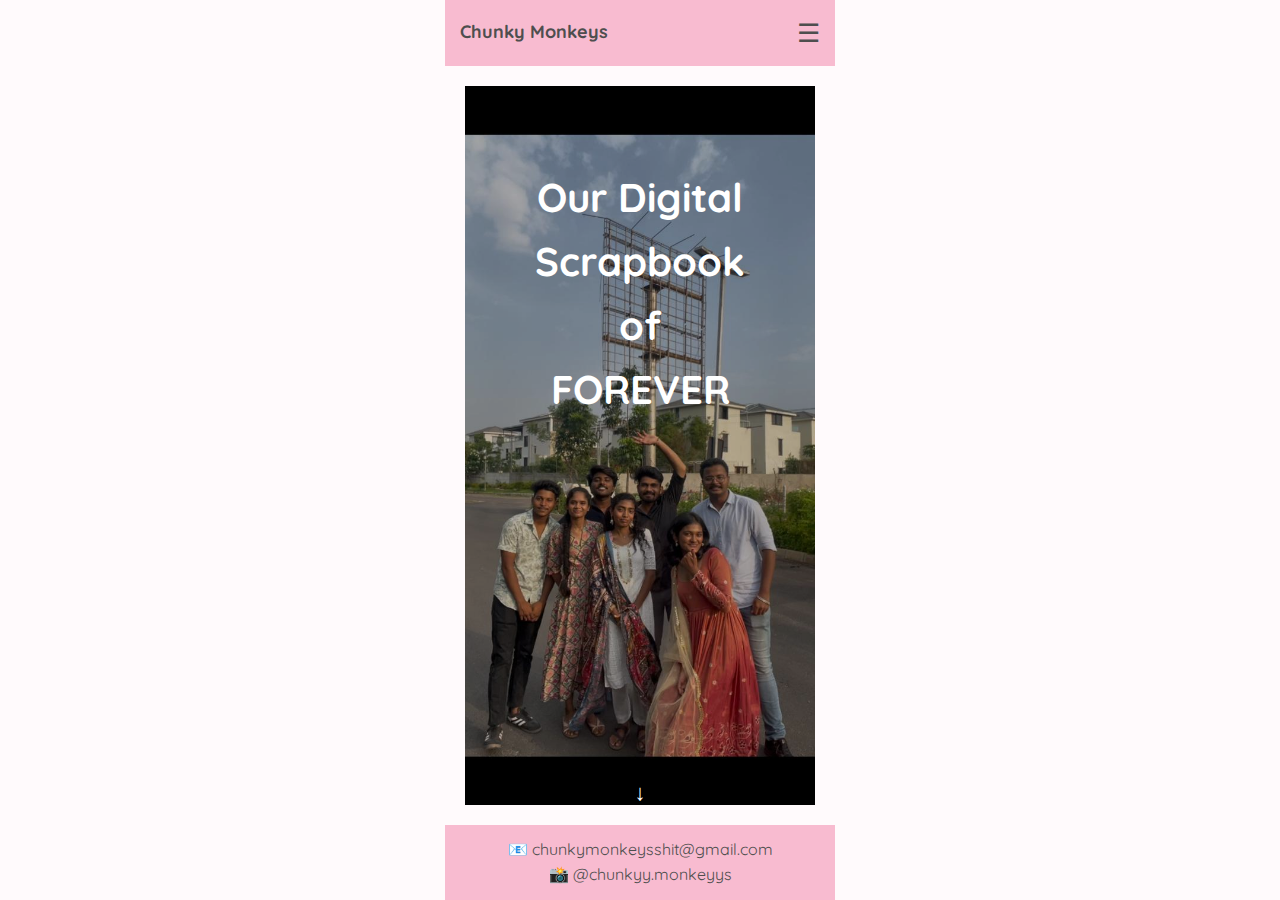
<file: index.html>
<!DOCTYPE html>
<html lang="en">
<head>
<meta charset="UTF-8">
<meta name="viewport" content="width=device-width, initial-scale=1.0">
<title>Chunky Monkeys- Home</title>
<link rel="stylesheet" href="style.css">
</head>
<body>
<header>
    <div class="logo">Chunky Monkeys</div>
    <div class="menu-toggle" id="menu-toggle">☰</div>
    <nav id="nav-links">
        <a href="index.html">Home</a>
        <a href="about.html">About</a>
        <a href="members.html">Meet Us</a>
        <a href="gallery.html">Gallery</a>
    </nav>
</header>

<!-- Hero Section -->
<section class="hero">
    <img src="images/group.jpg" alt="Chunky Monkeys Group" class="hero-img">
    <div class="hero-text">
        <h1>Our Digital Scrapbook of FOREVER</h1>
    </div>
    <div class="scroll-down">↓</div>
</section>


<footer>
   <p>📧 chunkymonkeysshit@gmail.com</p>
    <p>📸 @chunkyy.monkeyys</p>
</footer>

<script src="script.js"></script>
</body>
</html>
</file>
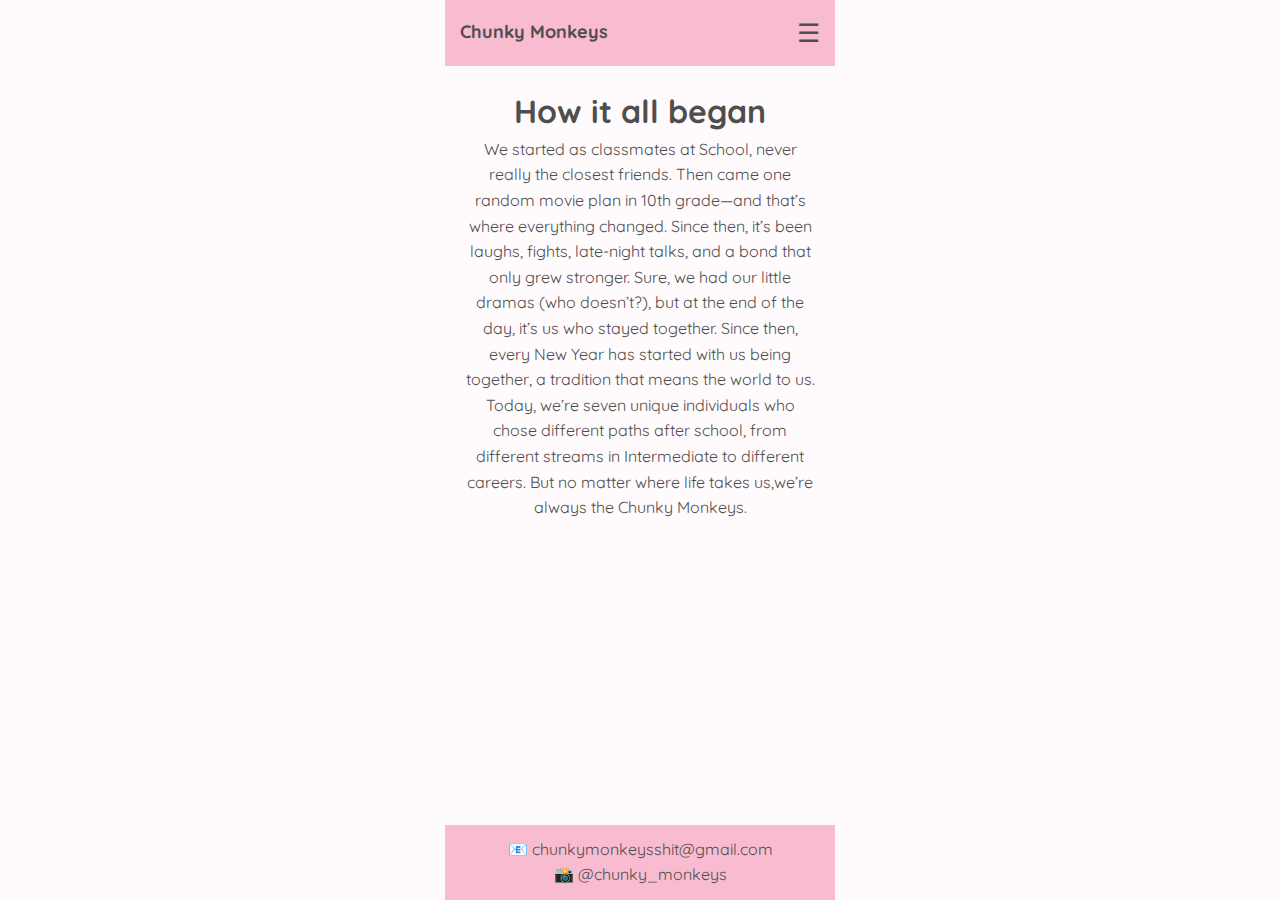
<file: about.html>
<!DOCTYPE html>
<html lang="en">
<head>
<meta charset="UTF-8">
<meta name="viewport" content="width=device-width, initial-scale=1.0">
<title>About Us - Chunky Monkeys</title>
<link rel="stylesheet" href="style.css">
</head>
<body>
<header>
    <div class="logo">Chunky Monkeys</div>
    <div class="menu-toggle" id="menu-toggle">☰</div>
    <nav id="nav-links">
        <a href="index.html">Home</a>
        <a href="about.html">About</a>
        <a href="members.html">Meet Us</a>
        <a href="gallery.html">Gallery</a>

    </nav>
</header>

<section class="fade-in">
    <h1>How it all began</h1>
    <p>We started as classmates at School, never really the closest friends. Then came one random movie plan in 10th grade—and that’s where everything changed.

Since then, it’s been laughs, fights, late-night talks, and a bond that only grew stronger. Sure, we had our little dramas (who doesn’t?), but at the end of the day, it’s us who stayed together. Since then, every New Year has started with us being together, a tradition that means the world to us.
Today, we’re seven unique individuals who chose different paths after school, from different streams in Intermediate to different careers. But no matter where life takes us,we’re always the Chunky Monkeys.</p>
</section>

<footer>
   <p>📧 chunkymonkeysshit@gmail.com</p>
    <p>📸 @chunky_monkeys</p>
</footer>
<script src="script.js"></script>
</body>
</html>
</file>
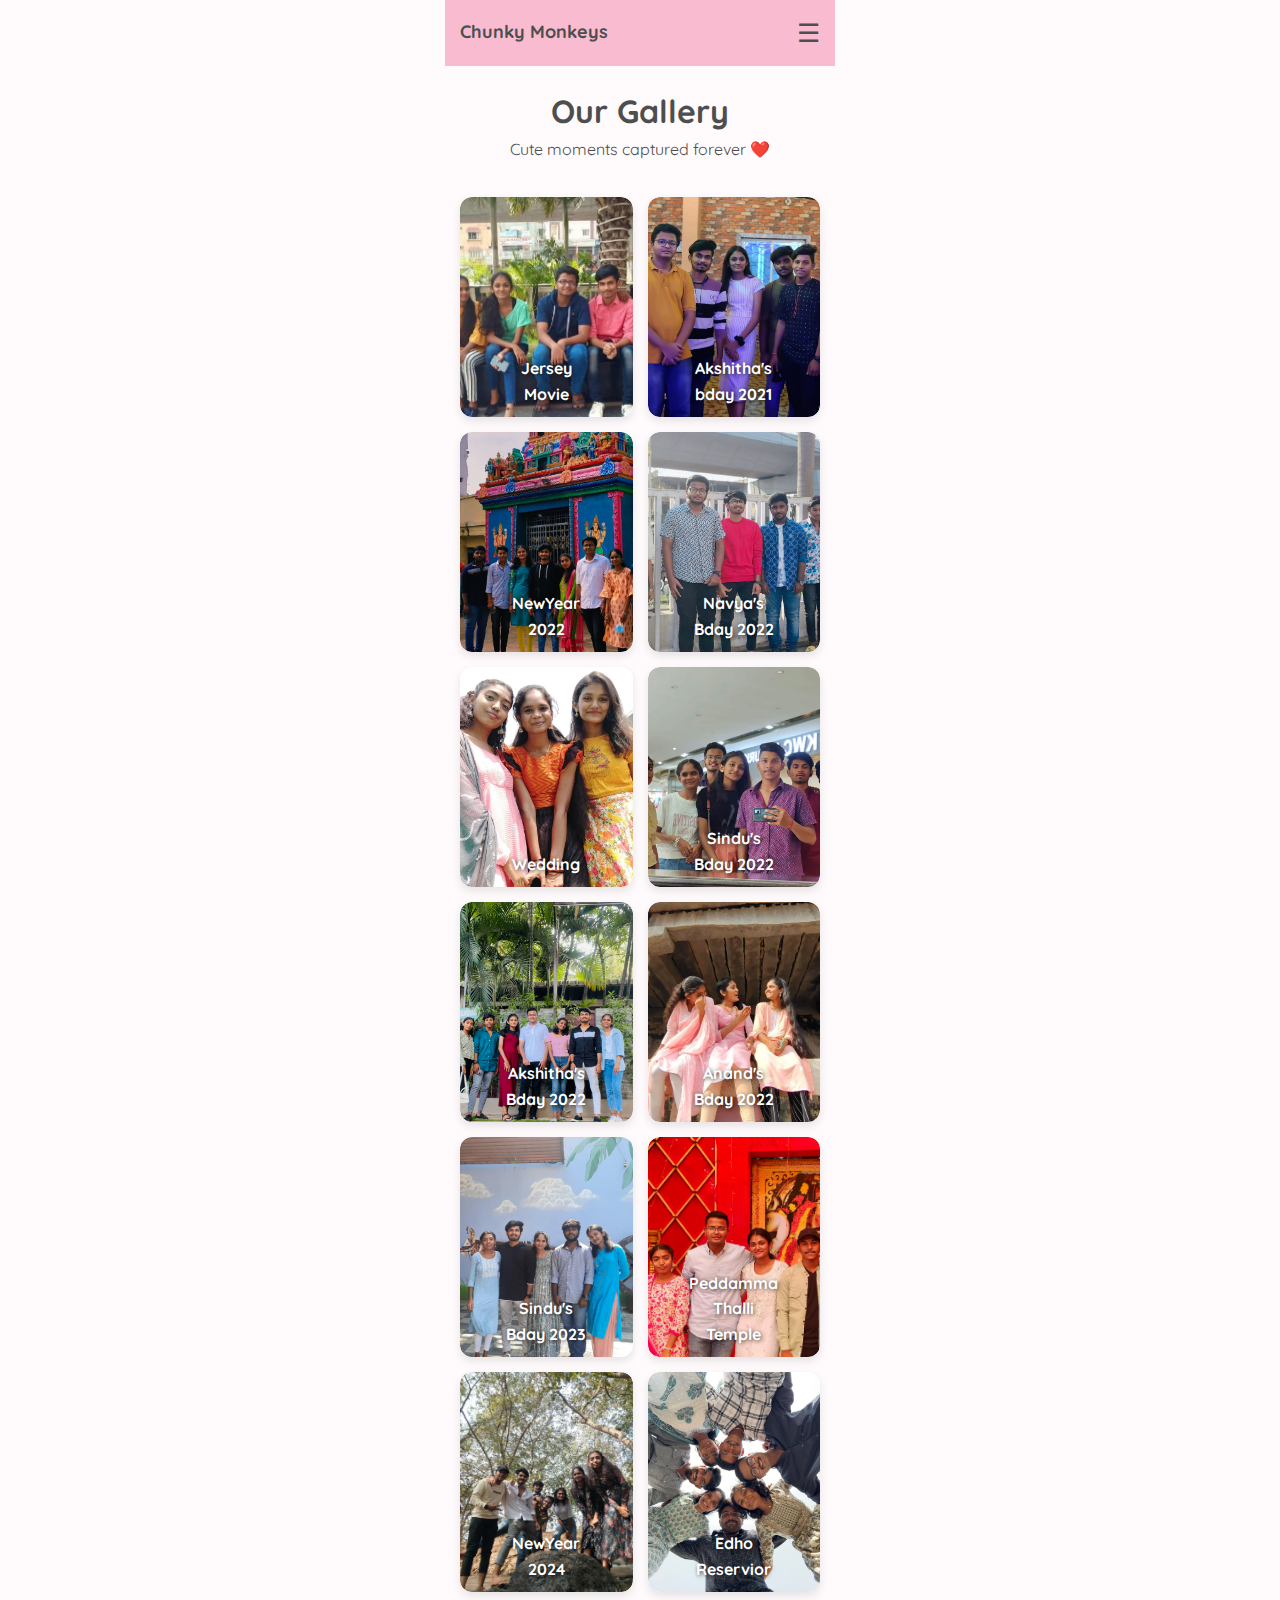
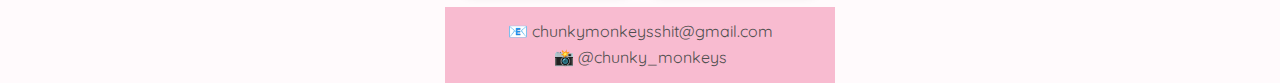
<file: gallery.html>
<!DOCTYPE html>
<html lang="en">
<head>
  <meta charset="UTF-8">
  <meta name="viewport" content="width=device-width, initial-scale=1.0">
  <title>Gallery - Chunky Monkeys</title>
  <link rel="stylesheet" href="style.css">
</head>
<body>
  <header>
    <div class="logo">Chunky Monkeys</div>
    <div class="menu-toggle" id="menu-toggle">☰</div>
    <nav id="nav-links">
      <a href="index.html">Home</a>
      <a href="about.html">About</a>
      <a href="members.html">Meet Us</a>
      <a href="gallery.html">Gallery</a>
    </nav>
  </header>

  <section class="page-title">
    <h1>Our Gallery</h1>
    <p>Cute moments captured forever ❤️</p>
  </section>

  <!-- Gallery Grid -->
  <section class="gallery-grid">
    <div class="gallery-card" onclick="toggleInfo(this)">
      <div class="image-container">
        <img src="images/10movie.jpg" alt="First movie">
        <div class="overlay">
          <h3>Jersey Movie</h3>
        </div>
      </div>
      <div class="extra-info">
        <p>Our first movie together at Mantra Mall. Jersey it was. Rajeev watched Endgame that's another story but ya. Also Uday Didnt come.</p>
      </div>
    </div>

    <div class="gallery-card" onclick="toggleInfo(this)">
      <div class="image-container">
        <img src="images/akshbday1.jpg" alt="Birthday Bash">
        <div class="overlay">
          <h3>Akshitha's bday 2021</h3>
        </div>
      </div>
      <div class="extra-info">
        <p>Gowthami came if you all remember. also group picture wasnt there so had to upload this</p>
      </div>
    </div>

    <div class="gallery-card" onclick="toggleInfo(this)">
      <div class="image-container">
        <img src="images/newyear1.jpg" alt="New year 2022">
        <div class="overlay">
          <h3>NewYear 2022</h3>
        </div>
      </div>
      <div class="extra-info">
        <p>Chilkur it was. Remember the rush?? we walked so much after darshanam.</p>
      </div>
    </div>

    <div class="gallery-card" onclick="toggleInfo(this)">
      <div class="image-container">
        <img src="images/navyabday1.jpg" alt="Navya's Bday">
        <div class="overlay">
          <h3>Navya's Bday 2022</h3>
        </div>
      </div>
      <div class="extra-info">
        <p>It was a movie plan. we also ate biryani. and the obv sunder came and took off akshitha.</p>
      </div>
    </div>

    <div class="gallery-card" onclick="toggleInfo(this)">
      <div class="image-container">
        <img src="images/januakkapelli.jpg" alt="Pelli">
        <div class="overlay">
          <h3>Wedding</h3>
        </div>
      </div>
      <div class="extra-info">
        <p>Janu's Akka pelli it was. Only we got invited so ya only girls were there hahahahaha</p>
      </div>
    </div>
     <div class="gallery-card" onclick="toggleInfo(this)">
      <div class="image-container">
        <img src="images/sindubday1.jpg" alt="Bday">
        <div class="overlay">
          <h3>Sindu's Bday 2022</h3>
        </div>
      </div>
      <div class="extra-info">
        <p>That train restaurant and then Sarath City Mall. Later after coming out we realized other train restaurant was literally in front of sarath city but we travelled to kphb.</p>
      </div>
    </div>
    <div class="gallery-card" onclick="toggleInfo(this)">
      <div class="image-container">
        <img src="images/akshbday2.jpg" alt="Bday">
        <div class="overlay">
          <h3>Akshitha's Bday 2022</h3>
        </div>
      </div>
      <div class="extra-info">
        <p>krishnapatnam it was. Raju didnt come. Sanju came late. Also my first cig was that day lol</p>
      </div>
    </div>
    <div class="gallery-card" onclick="toggleInfo(this)">
      <div class="image-container">
        <img src="images/nandubday1.jpg" alt="Bday">
        <div class="overlay">
          <h3>Anand's Bday 2022</h3>
        </div>
      </div>
      <div class="extra-info">
        <p>Ammapalli it was. Sanju didnt come. Also group photo was so bad so had to post this picture</p>
      </div>
    </div>

    <div class="gallery-card" onclick="toggleInfo(this)">
      <div class="image-container">
        <img src="images/sindubday2.jpg" alt="Bday">
        <div class="overlay">
          <h3>Sindu's Bday 2023</h3>
        </div>
      </div>
      <div class="extra-info">
        <p>Sanju and Uday rale. we went to Antera. Cute day Cute food.</p>
      </div>
    </div>

    <div class="gallery-card" onclick="toggleInfo(this)">
      <div class="image-container">
        <img src="images/peddammatemple.jpg" alt="Temple">
        <div class="overlay">
          <h3>Peddamma Thalli Temple</h3>
        </div>
      </div>
      <div class="extra-info">
        <p>Anand Ditched us, he didnt come. Also remember how sindu ran when someone from Giaguda was there in the temple?? lol.</p>
      </div>
    </div>

    <div class="gallery-card" onclick="toggleInfo(this)">
      <div class="image-container">
        <img src="images/newyear2.jpg" alt="Newyear">
        <div class="overlay">
          <h3>NewYear 2024</h3>
        </div>
      </div>
      <div class="extra-info">
        <p>Ananthagiri it was. Such a beautiful day</p>
      </div>
    </div>

    <div class="gallery-card" onclick="toggleInfo(this)">
      <div class="image-container">
        <img src="images/reserve.jpg" alt="reserve">
        <div class="overlay">
          <h3>Edho Reservior</h3>
        </div>
      </div>
      <div class="extra-info">
        <p>Thindi ekuva ayyi kalsinam uthigane</p>
      </div>
    </div>

  </section>

  <footer>
    <p>📧 chunkymonkeysshit@gmail.com</p>
    <p>📸 @chunky_monkeys</p>
  </footer>

  <script src="script.js"></script>
</body>
</html>
</file>
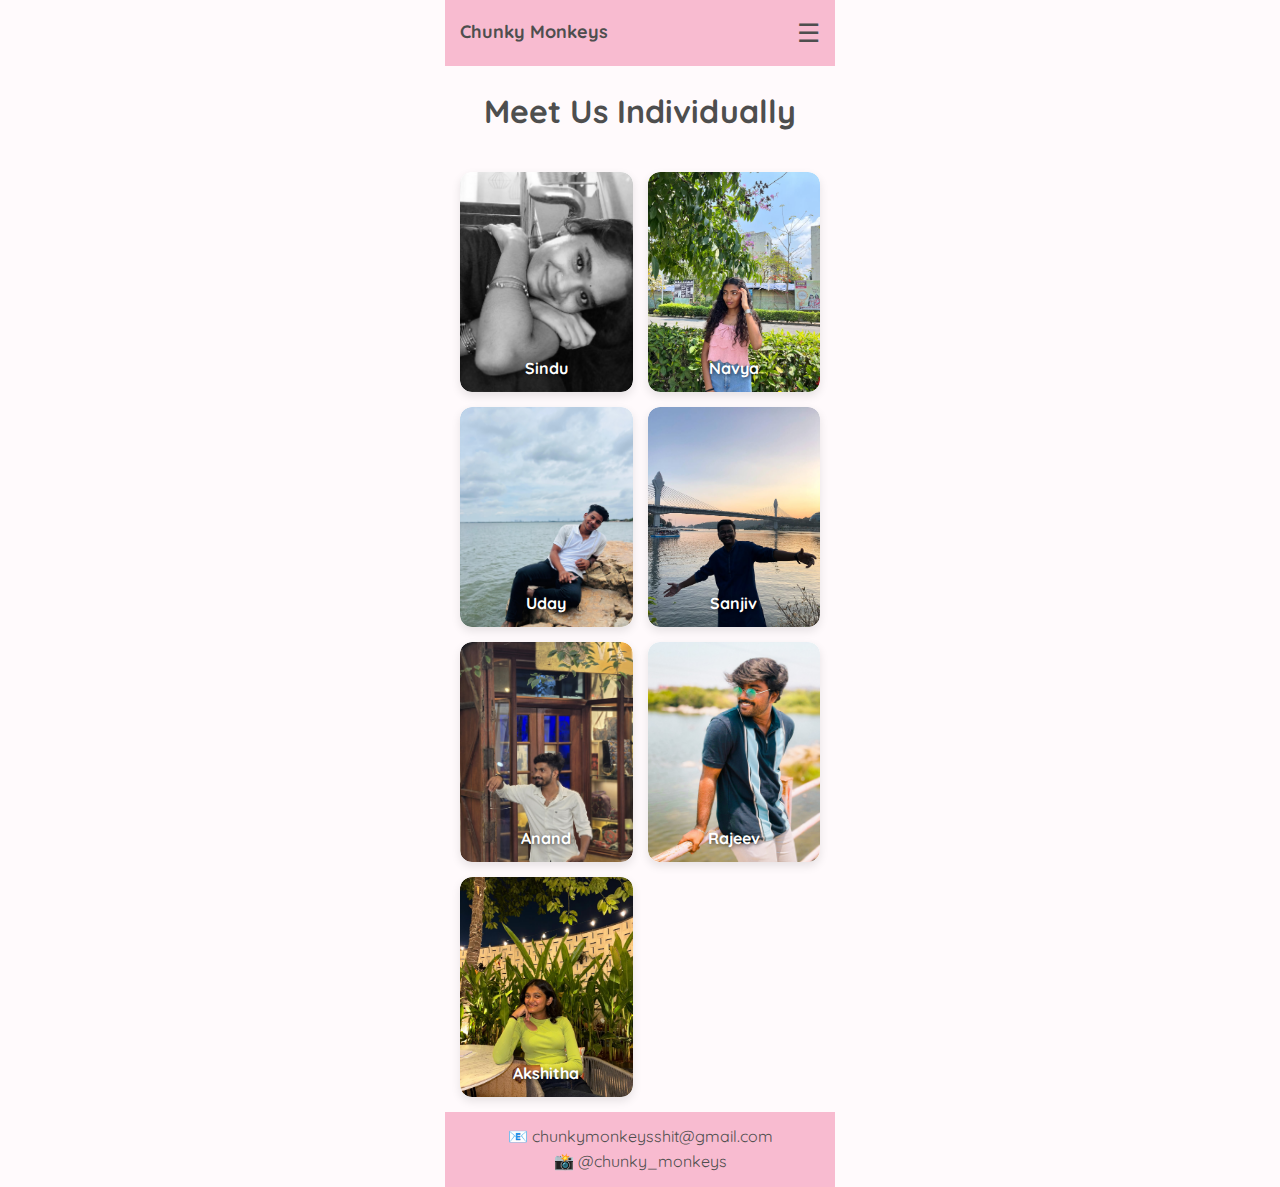
<file: members.html>
<!DOCTYPE html>
<html lang="en">
<head>
  <meta charset="UTF-8">
  <meta name="viewport" content="width=device-width, initial-scale=1.0">
  <title>Meet Us - Chunky Monkeys</title>
  <link rel="stylesheet" href="style.css">
</head>
<body>
  <header>
    <div class="logo">Chunky Monkeys</div>
    <div class="menu-toggle" onclick="toggleMenu()">☰</div>
    <nav id="nav-links">
      <a href="index.html">Home</a>
      <a href="about.html">About</a>
      <a href="members.html">Meet Us</a>
      <a href="gallery.html">Gallery</a>
    </nav>
  </header>

  <section class="page-title">
    <h1>Meet Us Individually</h1>
  </section>

<section class="member-grid">
  <div class="member-card" onclick="toggleInfo(this)">
    <div class="image-container">
      <img src="images/sindu.jpg" alt="Sindu">
      <div class="overlay">
        <h3>Sindu</h3>
      </div>
    </div>
    <div class="extra-info">
      <h4>"Ms. Nanna Oppukodu"</h4>
      <p>Took a little 2-year break and now chasing her MBBS dreams!Known for having the strictest parents in the group. (And yes, Akshitha hates her 😜) </p>
    </div>
  </div>

  <div class="member-card" onclick="toggleInfo(this)">
    <div class="image-container">
      <img src="images/navya.jpg" alt="Navya">
      <div class="overlay">
        <h3>Navya</h3>
      </div>
    </div>
    <div class="extra-info">
      <h4>"Ready for anything… Nanna always says okay!"</h4>
      <p>Pursuing MBBS. Always up for plans, no matter how far she has to travel. Never misses a chance to be with us.</p>
    </div>
  </div>

  <div class="member-card" onclick="toggleInfo(this)">
    <div class="image-container">
      <img src="images/uday.jpg" alt="Uday">
      <div class="overlay">
        <h3>Uday</h3>
      </div>
    </div>
    <div class="extra-info">
      <h4>"Cutest Driver + Photographer"</h4>
      <p>Former NCC cadet. Might go for an MBA next. official driver and the paparazzi of our group! Never says no to a photo.</p>
    </div>
  </div>

  <div class="member-card" onclick="toggleInfo(this)">
    <div class="image-container">
      <img src="images/sanjiv.jpg" alt="Sanju">
      <div class="overlay">
        <h3>Sanjiv</h3>
      </div>
    </div>
    <div class="extra-info">
      <h4>"The moody Culinary Grad"</h4>
      <p>A culinary graduate who loves Biryani. The first one to leave the city. Reason why this website was built.</p>
    </div>
  </div>

  <div class="member-card" onclick="toggleInfo(this)">
    <div class="image-container">
      <img src="images/anand.jpg" alt="Anand">
      <div class="overlay">
        <h3>Anand</h3>
      </div>
    </div>
    <div class="extra-info">
      <h4>"Andhagaadu of the group fr!"</h4>
      <p>Surviving Btech Final year. Bauntad bhaiyya.Chaala bauntad anthe</p>
    </div>
  </div>

  <div class="member-card" onclick="toggleInfo(this)">
    <div class="image-container">
      <img src="images/rajeev.jpg" alt="Rajeev">
      <div class="overlay">
        <h3>Rajeev</h3>
      </div>
    </div>
    <div class="extra-info">
      <h4>"Hilariously unpredictable when drunk"</h4>
      <p>Doing B.Tech but majoring in hangovers. Becomes 10x funnier after a drink.</p>
    </div>
  </div>

  <div class="member-card" onclick="toggleInfo(this)">
    <div class="image-container">
      <img src="images/akshitha.jpg" alt="Akshitha">
      <div class="overlay">
        <h3>Akshitha</h3>
      </div>
    </div>
    <div class="extra-info">
      <h4>"The architect of this Digital Scrapbook"</h4>
      <p>Trying to graduate Btech without crying. The one who always keeps the group connected. Secretly loves Sindu the most.</p>
    </div>
  </div>
</section>


<footer>
   <p>📧 chunkymonkeysshit@gmail.com</p>
    <p>📸 @chunky_monkeys</p>
</footer>
<script src="script.js"></script>
<script>
function toggleInfo(card) {
    card.classList.toggle("active");
}
</script>

</body>
</html>
</file>
<file: style.css>
/* Import Google Font */
@import url('https://fonts.googleapis.com/css2?family=Quicksand:wght@400;600&display=swap');

* {
    margin: 0;
    padding: 0;
    box-sizing: border-box;
    font-family: 'Quicksand', sans-serif;
}

html, body {
    height: 100%;
}

body {
    background: #fffafc;
    color: #4e4e4e;
    line-height: 1.6;
    max-width: 390px; /* Mobile-first layout */
    margin: 0 auto;
    display: flex;
    flex-direction: column;
    justify-content: space-between;
}

/* Header & Navigation */
header {
    background: #f8bbd0;
    display: flex;
    justify-content: space-between;
    align-items: center;
    padding: 12px 15px;
    position: sticky;
    top: 0;
    z-index: 9999;
}

.logo {
    font-size: 18px;
    font-weight: bold;
}

.menu-toggle {
    font-size: 26px;
    cursor: pointer;
}

nav {
    display: none;
    flex-direction: column;
    gap: 10px;
    background: #f8bbd0;
    padding: 10px;
    border-radius: 8px;
    position: absolute;
    top: 60px;
    right: 15px;
    box-shadow: 0 4px 12px rgba(0,0,0,0.1);
}

nav a {
    text-decoration: none;
    color: #4e4e4e;
    padding: 8px 12px;
    border-radius: 8px;
    font-weight: 600;
}

nav a:hover {
    background: #e6e6fa;
}

nav.active {
    display: flex;
}

/* Hero Section */
.hero {
    position: relative;
    width: 100%;
    height: 60vh;
    overflow: hidden;
}

.hero-img {
    width: 100%;
    height: 100%;
    object-fit: cover;
    filter: brightness(80%);
}

.hero-text {
    position: absolute;
    top: 30%;
    left: 50%;
    transform: translate(-50%, -50%);
    text-align: center;
    color: white;
    padding: 15px;
    font-size: 20px;
    font-weight: bold;
}

/* Scroll Arrow */
.scroll-down {
    position: absolute;
    bottom: 15px;
    left: 50%;
    transform: translateX(-50%);
    font-size: 22px;
    color: white;
    animation: bounce 1.5s infinite;
}

@keyframes bounce {
    0%, 100% { transform: translate(-50%, 0); }
    50% { transform: translate(-50%, 8px); }
}

/* Sections */
section {
    padding: 20px;
    text-align: center;
    flex: 1;
}

/* Member Grid */
.member-grid {
    display: grid;
    grid-template-columns: 1fr 1fr;
    gap: 15px;
    padding: 15px;
}

.member-card {
    border-radius: 12px;
    overflow: hidden;
    background: #fff;
    box-shadow: 0 4px 10px rgba(0,0,0,0.1);
    cursor: pointer;
    transition: all 0.3s ease;
}

.member-card:hover {
    transform: scale(1.03);
}

/* Image Container with Overlay */
.image-container {
    position: relative;
    width: 100%;
    height: 220px;
    overflow: hidden;
}

.image-container img {
    width: 100%;
    height: 100%;
    object-fit: cover;
    border-radius: 12px;
}

.overlay {
    position: absolute;
    bottom: 10px;
    left: 50%;
    transform: translateX(-50%);
    text-align: center;
}

.overlay h3 {
    margin: 0;
    font-size: 16px;
    font-weight: bold;
    color: #fff;
    text-shadow: 1px 1px 4px rgba(0, 0, 0, 0.7);
}

/* Extra info (hidden by default) */
.extra-info {
    max-height: 0;
    overflow: hidden;
    background: #fffafc;
    padding: 0 10px;
    font-size: 13px;
    color: #555;
    transition: all 0.4s ease;
    text-align: left;
}

.member-card.active .extra-info {
    max-height: 180px;
    overflow-y: auto;
    padding: 10px;
}

/* Gallery */
/* =======================
   GALLERY PAGE STYLING
   ======================= */
.gallery-grid {
    display: grid;
    grid-template-columns: 1fr 1fr;
    gap: 15px;
    padding: 15px;
}

.gallery-card {
    border-radius: 12px;
    overflow: hidden;
    background: #fff;
    box-shadow: 0 4px 10px rgba(0,0,0,0.1);
    cursor: pointer;
    transition: all 0.3s ease;
}

.gallery-card:hover {
    transform: scale(1.02);
}

.gallery-card .image-container {
    position: relative;
    width: 100%;
    height: 220px;
    overflow: hidden;
}

.gallery-card .image-container img {
    width: 100%;
    height: 100%;
    object-fit: cover;
    border-radius: 12px;
}

.gallery-card .overlay {
    position: absolute;
    bottom: 10px;
    left: 50%;
    transform: translateX(-50%);
    text-align: center;
}

.gallery-card .overlay h3 {
    margin: 0;
    font-size: 16px;
    font-weight: bold;
    color: #fff;
    text-shadow: 1px 1px 4px rgba(0, 0, 0, 0.7);
}

/* Expandable description */
.gallery-card .extra-info {
    max-height: 0;
    overflow: hidden;
    padding: 0 10px;
    font-size: 13px;
    color: #555;
    transition: all 0.4s ease;
    text-align: left;
}

.gallery-card.active .extra-info {
    max-height: 150px;
    overflow-y: auto;
    padding: 10px;
}


/* Footer */
footer {
    text-align: center;
    padding: 12px;
    background: #f8bbd0;
    color: #4e4e4e;
    margin-top: auto;
}

/* Animations */
.fade-in {
    opacity: 0;
    transform: translateY(15px);
    transition: opacity 0.8s ease, transform 0.8s ease;
}

.fade-in.show {
    opacity: 1;
    transform: translateY(0);
}
</file>
